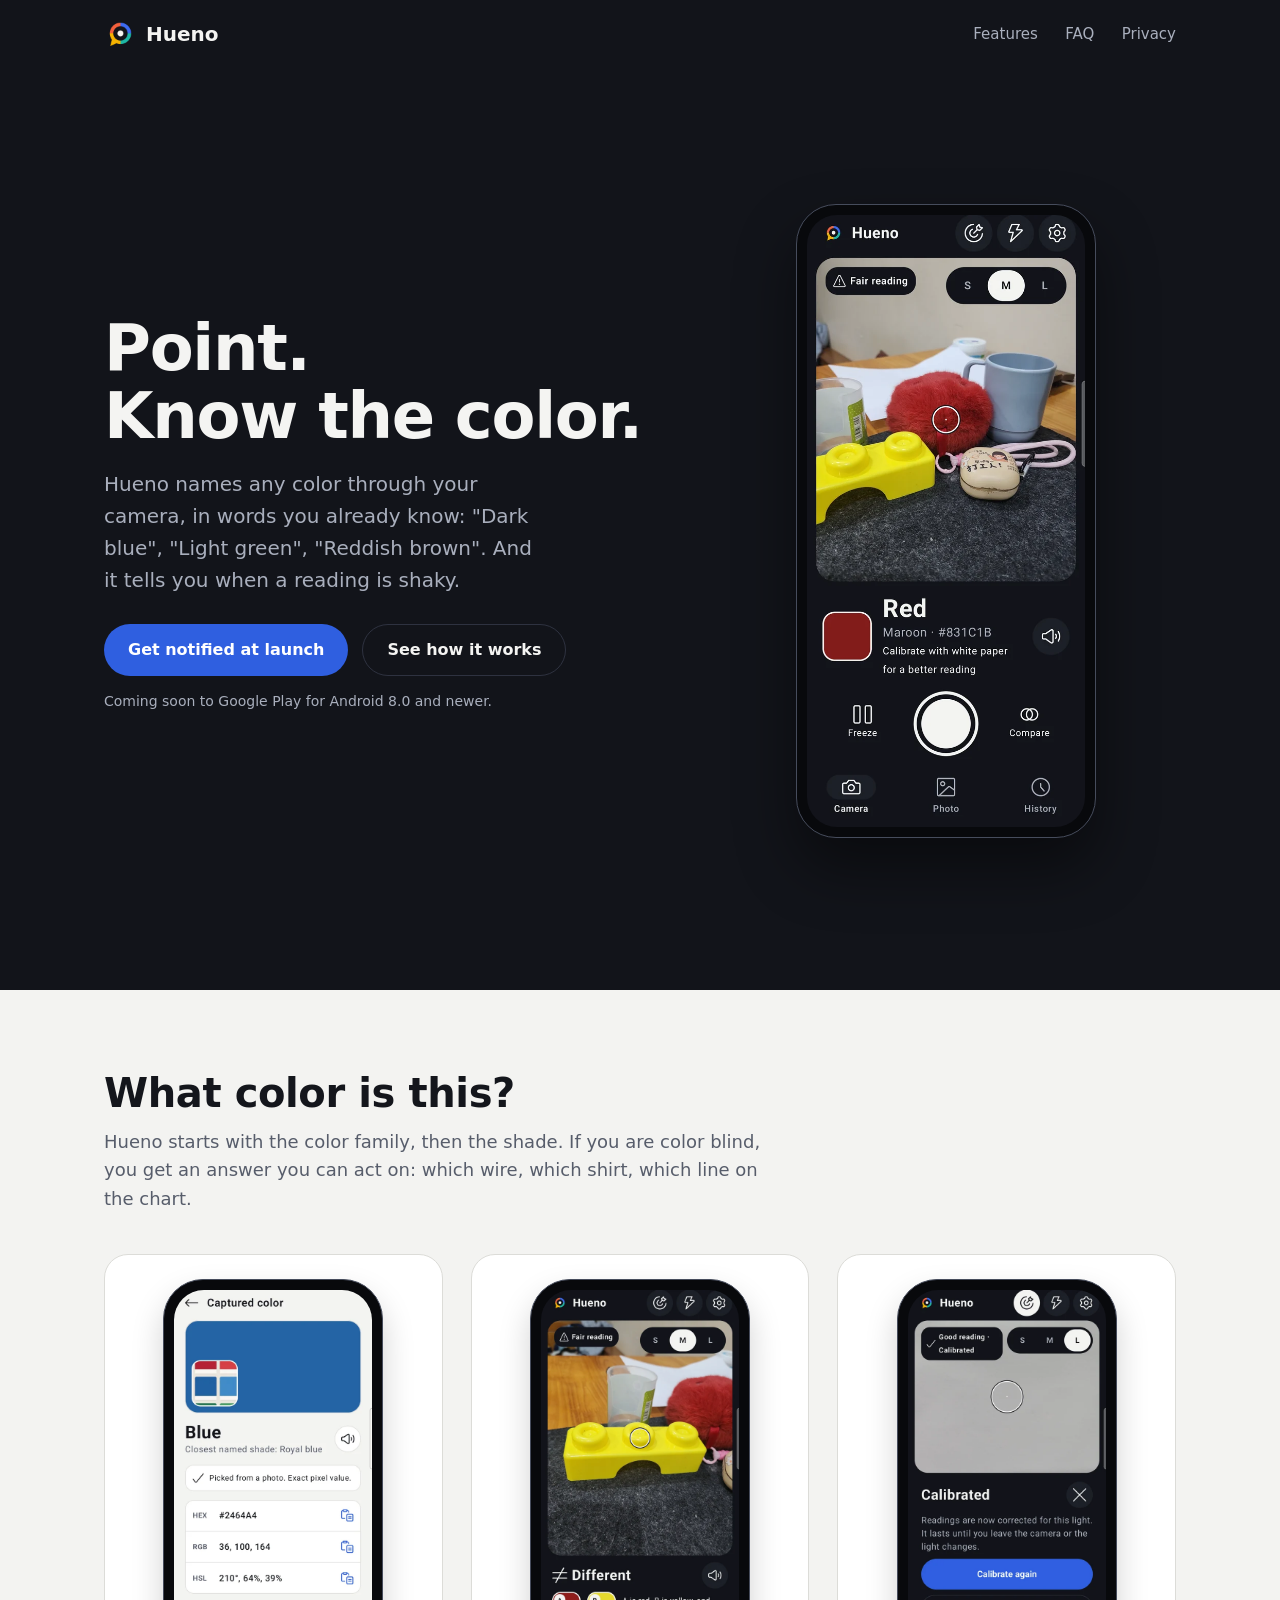
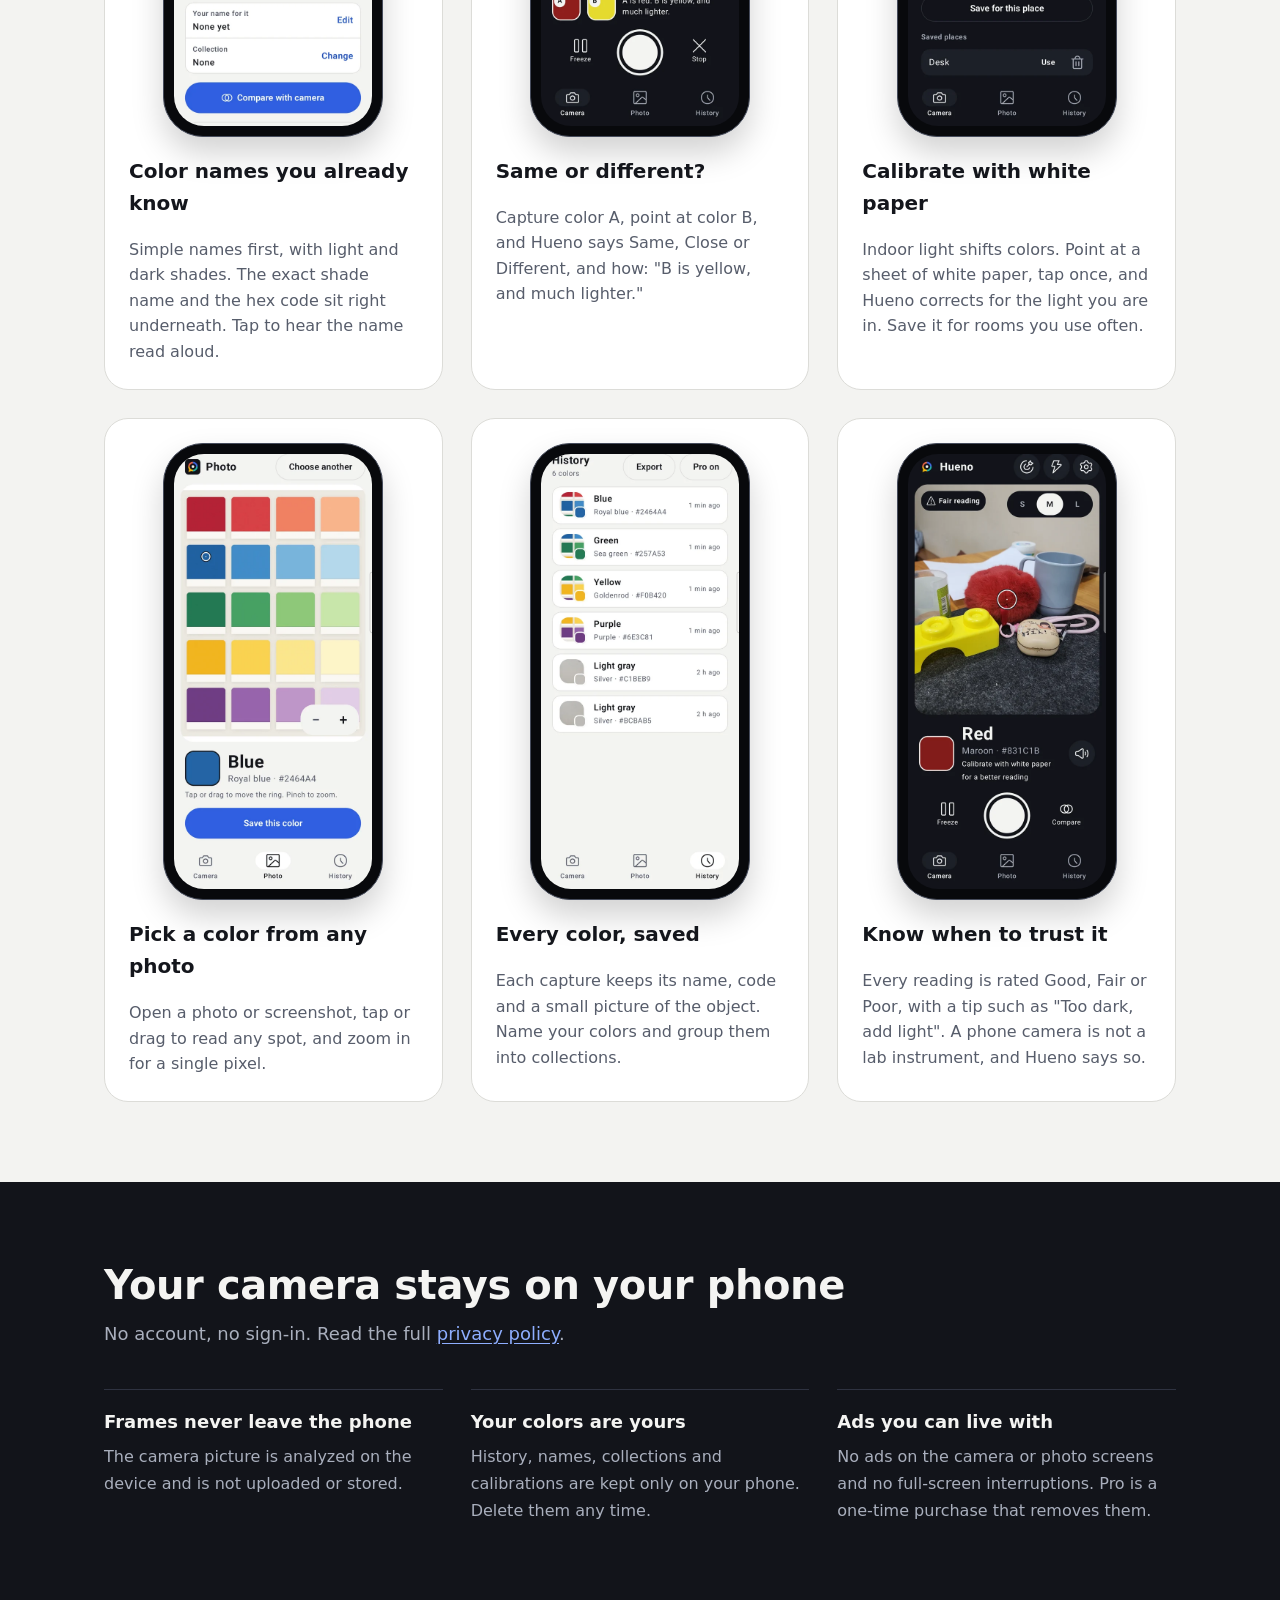
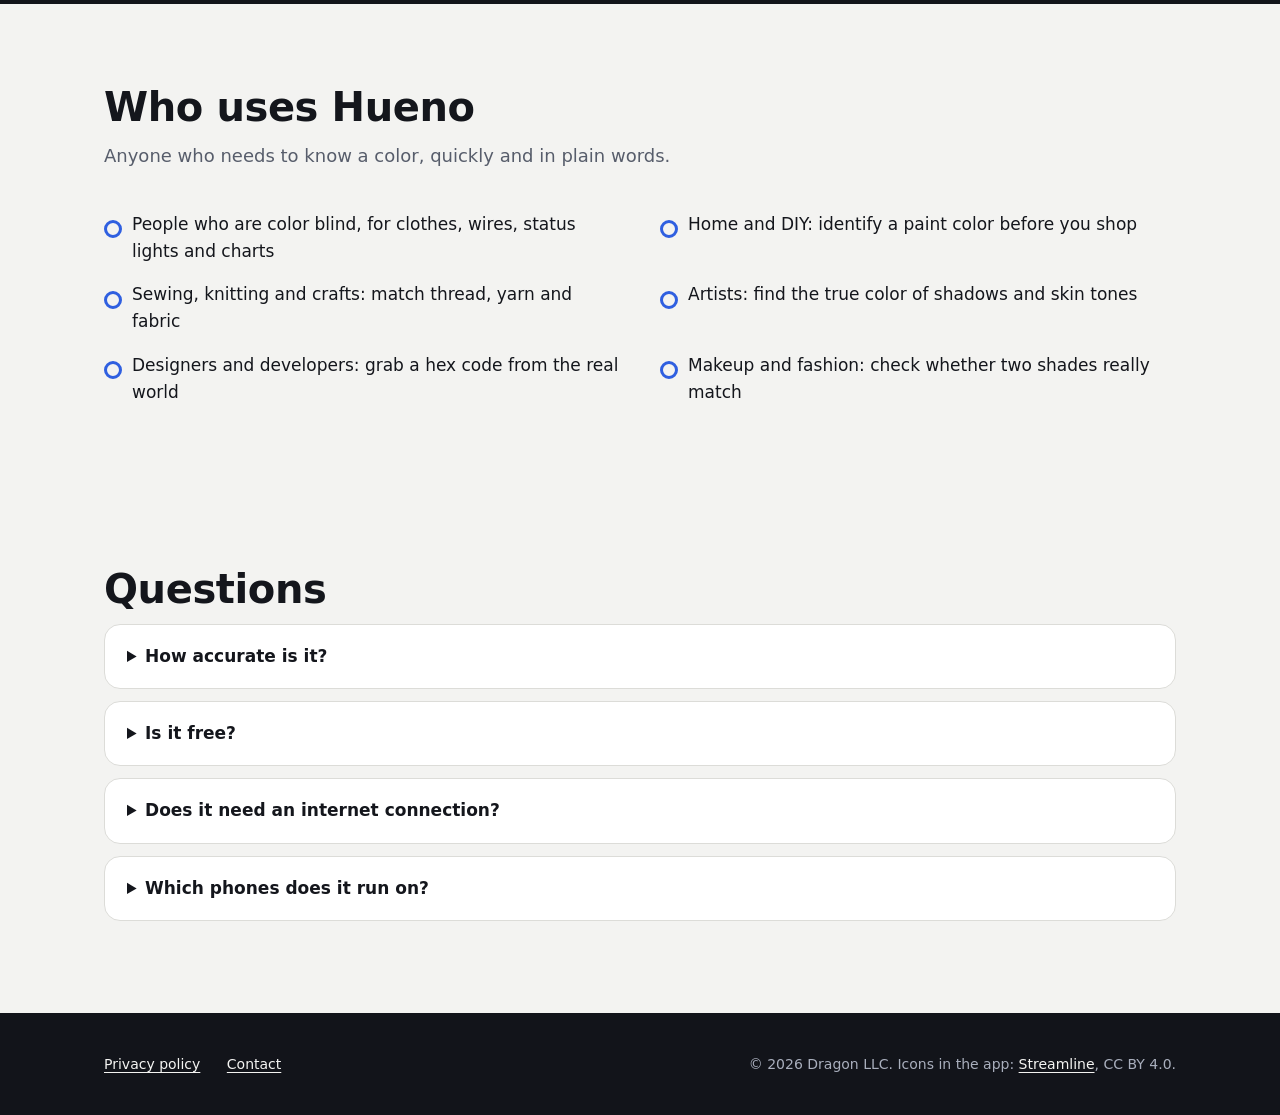
<file: index.html>
<!doctype html>
<html lang="en">
<head>
  <meta charset="utf-8">
  <meta name="viewport" content="width=device-width, initial-scale=1">
  <title>Hueno: Color Identifier &amp; Name for Android</title>
  <meta name="description" content="Point your phone at anything and Hueno tells you its color in plain words. Calibrate with white paper, compare two colors, pick colors from photos. Made for color blind people.">
  <link rel="icon" type="image/png" href="/favicon.png">
  <link rel="apple-touch-icon" href="/apple-touch-icon.png">
  <meta name="theme-color" content="#12141a">
  <meta property="og:type" content="website">
  <meta property="og:title" content="Hueno: Color Identifier &amp; Name">
  <meta property="og:description" content="Point. Know the color. Color names you already know.">
  <meta property="og:image" content="/assets/og-image.jpg">
  <meta name="twitter:card" content="summary_large_image">
  <link rel="stylesheet" href="/assets/site.css">
</head>
<body>
  <a class="skip" href="#main">Skip to content</a>

  <header class="site-header">
    <div class="wrap">
      <a class="brand" href="/" aria-label="Hueno home">
        <img src="/assets/icon-192.png" alt="" width="32" height="32">Hueno
      </a>
      <nav aria-label="Main">
        <a href="#features">Features</a>
        <a href="#faq">FAQ</a>
        <a href="/privacy">Privacy</a>
      </nav>
    </div>
  </header>

  <main id="main">
    <section class="hero" aria-labelledby="hero-title">
      <div class="wrap">
        <div>
          <h1 id="hero-title">Point.<br>Know the color.</h1>
          <p class="lead">Hueno names any color through your camera, in words you already know: "Dark blue", "Light green", "Reddish brown". And it tells you when a reading is shaky.</p>
          <div class="cta">
            <a class="btn btn-primary" href="mailto:dragonkart.dev@gmail.com?subject=Hueno%20launch">Get notified at launch</a>
            <a class="btn btn-ghost" href="#features">See how it works</a>
          </div>
          <p class="note">Coming soon to Google Play for Android 8.0 and newer.</p>
        </div>
        <div class="hero-shot">
          <div class="phone">
            <img src="/assets/screen-camera.webp" width="540" height="1188"
                 alt="Hueno camera screen: the ring is on a red pom-pom and the app reads Red, Maroon, with the hex code.">
          </div>
        </div>
      </div>
    </section>

    <section id="features" aria-labelledby="features-title">
      <div class="wrap">
        <h2 class="section-title" id="features-title">What color is this?</h2>
        <p class="section-lead">Hueno starts with the color family, then the shade. If you are color blind, you get an answer you can act on: which wire, which shirt, which line on the chart.</p>
        <div class="features">
          <article class="feature">
            <div class="phone"><img src="/assets/screen-result.webp" width="540" height="1188" loading="lazy"
              alt="A captured color: Blue, closest named shade Royal blue, with hex, RGB and HSL values."></div>
            <h3>Color names you already know</h3>
            <p>Simple names first, with light and dark shades. The exact shade name and the hex code sit right underneath. Tap to hear the name read aloud.</p>
          </article>
          <article class="feature">
            <div class="phone"><img src="/assets/screen-compare.webp" width="540" height="1188" loading="lazy"
              alt="Comparing two colors: A is red, B is yellow. The verdict is Different."></div>
            <h3>Same or different?</h3>
            <p>Capture color A, point at color B, and Hueno says Same, Close or Different, and how: "B is yellow, and much lighter."</p>
          </article>
          <article class="feature">
            <div class="phone"><img src="/assets/screen-calibrate.webp" width="540" height="1188" loading="lazy"
              alt="Calibration panel after pointing at white paper: Calibrated, Good reading."></div>
            <h3>Calibrate with white paper</h3>
            <p>Indoor light shifts colors. Point at a sheet of white paper, tap once, and Hueno corrects for the light you are in. Save it for rooms you use often.</p>
          </article>
          <article class="feature">
            <div class="phone"><img src="/assets/screen-photo.webp" width="540" height="1188" loading="lazy"
              alt="Picking a color from a photo of paint chips: Blue, Royal blue."></div>
            <h3>Pick a color from any photo</h3>
            <p>Open a photo or screenshot, tap or drag to read any spot, and zoom in for a single pixel.</p>
          </article>
          <article class="feature">
            <div class="phone"><img src="/assets/screen-history.webp" width="540" height="1188" loading="lazy"
              alt="History list of saved colors, each with a small picture of the object."></div>
            <h3>Every color, saved</h3>
            <p>Each capture keeps its name, code and a small picture of the object. Name your colors and group them into collections.</p>
          </article>
          <article class="feature">
            <div class="phone"><img src="/assets/screen-camera.webp" width="540" height="1188" loading="lazy"
              alt="Camera screen with the confidence label Fair reading in the corner."></div>
            <h3>Know when to trust it</h3>
            <p>Every reading is rated Good, Fair or Poor, with a tip such as "Too dark, add light". A phone camera is not a lab instrument, and Hueno says so.</p>
          </article>
        </div>
      </div>
    </section>

    <section class="band" aria-labelledby="private-title">
      <div class="wrap">
        <h2 class="section-title" id="private-title">Your camera stays on your phone</h2>
        <p class="section-lead">No account, no sign-in. Read the full <a href="/privacy">privacy policy</a>.</p>
        <ul class="points">
          <li><strong>Frames never leave the phone</strong><span>The camera picture is analyzed on the device and is not uploaded or stored.</span></li>
          <li><strong>Your colors are yours</strong><span>History, names, collections and calibrations are kept only on your phone. Delete them any time.</span></li>
          <li><strong>Ads you can live with</strong><span>No ads on the camera or photo screens and no full-screen interruptions. Pro is a one-time purchase that removes them.</span></li>
        </ul>
      </div>
    </section>

    <section aria-labelledby="who-title">
      <div class="wrap">
        <h2 class="section-title" id="who-title">Who uses Hueno</h2>
        <p class="section-lead">Anyone who needs to know a color, quickly and in plain words.</p>
        <ul class="who">
          <li>People who are color blind, for clothes, wires, status lights and charts</li>
          <li>Home and DIY: identify a paint color before you shop</li>
          <li>Sewing, knitting and crafts: match thread, yarn and fabric</li>
          <li>Artists: find the true color of shadows and skin tones</li>
          <li>Designers and developers: grab a hex code from the real world</li>
          <li>Makeup and fashion: check whether two shades really match</li>
        </ul>
      </div>
    </section>

    <section id="faq" class="faq" aria-labelledby="faq-title">
      <div class="wrap">
        <h2 class="section-title" id="faq-title">Questions</h2>
        <details>
          <summary>How accurate is it?</summary>
          <p>Readings depend on your camera and the light. For the most reliable result use daylight or bright white light, and calibrate with white paper first. Hueno shows a confidence rating with every reading. It is a reference tool, not a medical device or a certified color measurement instrument.</p>
        </details>
        <details>
          <summary>Is it free?</summary>
          <p>Yes. Everything you need to identify colors is free. Hueno Pro is a one-time purchase, with no subscription, that removes ads and the free limits (comparisons per day, history size, saved calibrations, CSV export). You can also watch one short video to use Pro for 6 hours.</p>
        </details>
        <details>
          <summary>Does it need an internet connection?</summary>
          <p>No. Identifying colors works offline. The internet is only used for ads and for buying Pro through Google Play.</p>
        </details>
        <details>
          <summary>Which phones does it run on?</summary>
          <p>Android 8.0 or newer with a rear camera. The app is in English.</p>
        </details>
      </div>
    </section>
  </main>

  <footer class="site-footer">
    <div class="wrap">
      <nav aria-label="Legal">
        <a href="/privacy">Privacy policy</a>
        <a href="mailto:dragonkart.dev@gmail.com">Contact</a>
      </nav>
      <p style="margin:0">© 2026 Dragon LLC. Icons in the app: <a href="https://streamlinehq.com">Streamline</a>, CC BY 4.0.</p>
    </div>
  </footer>
</body>
</html>
</file>
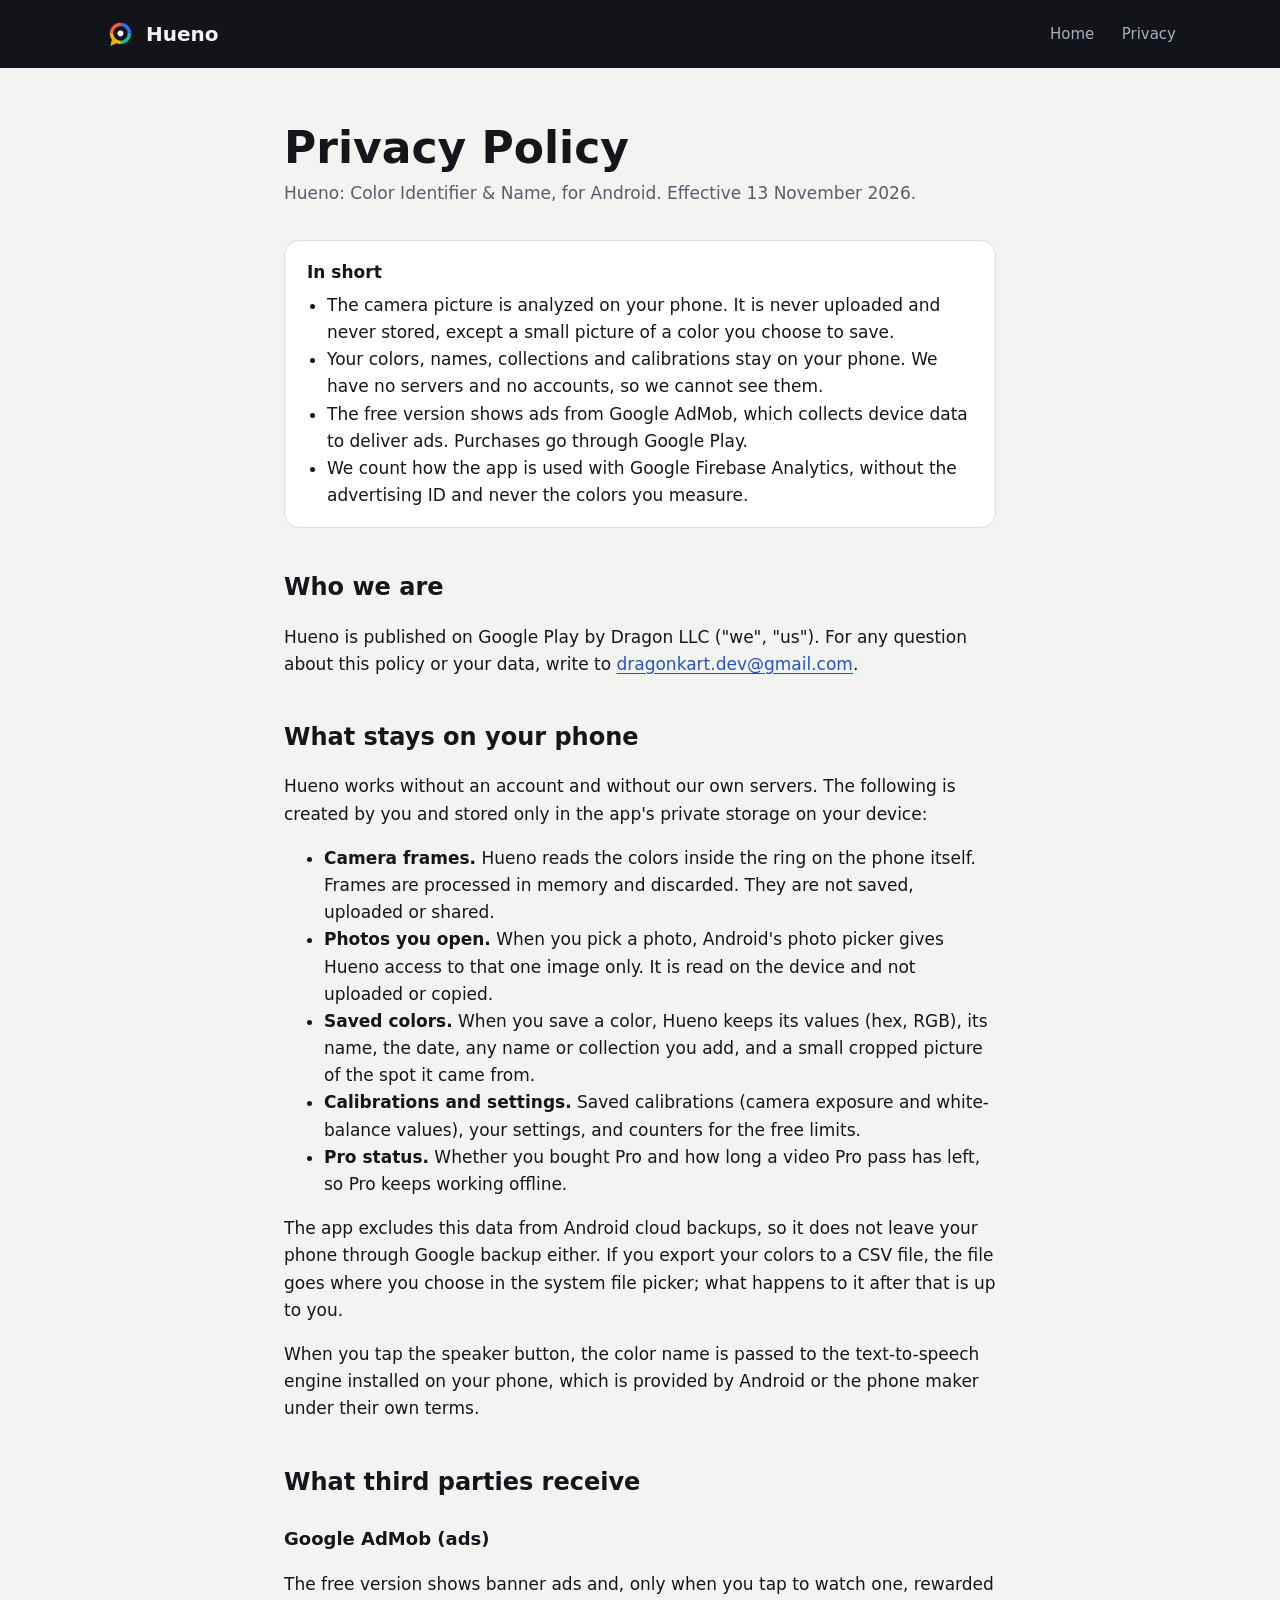
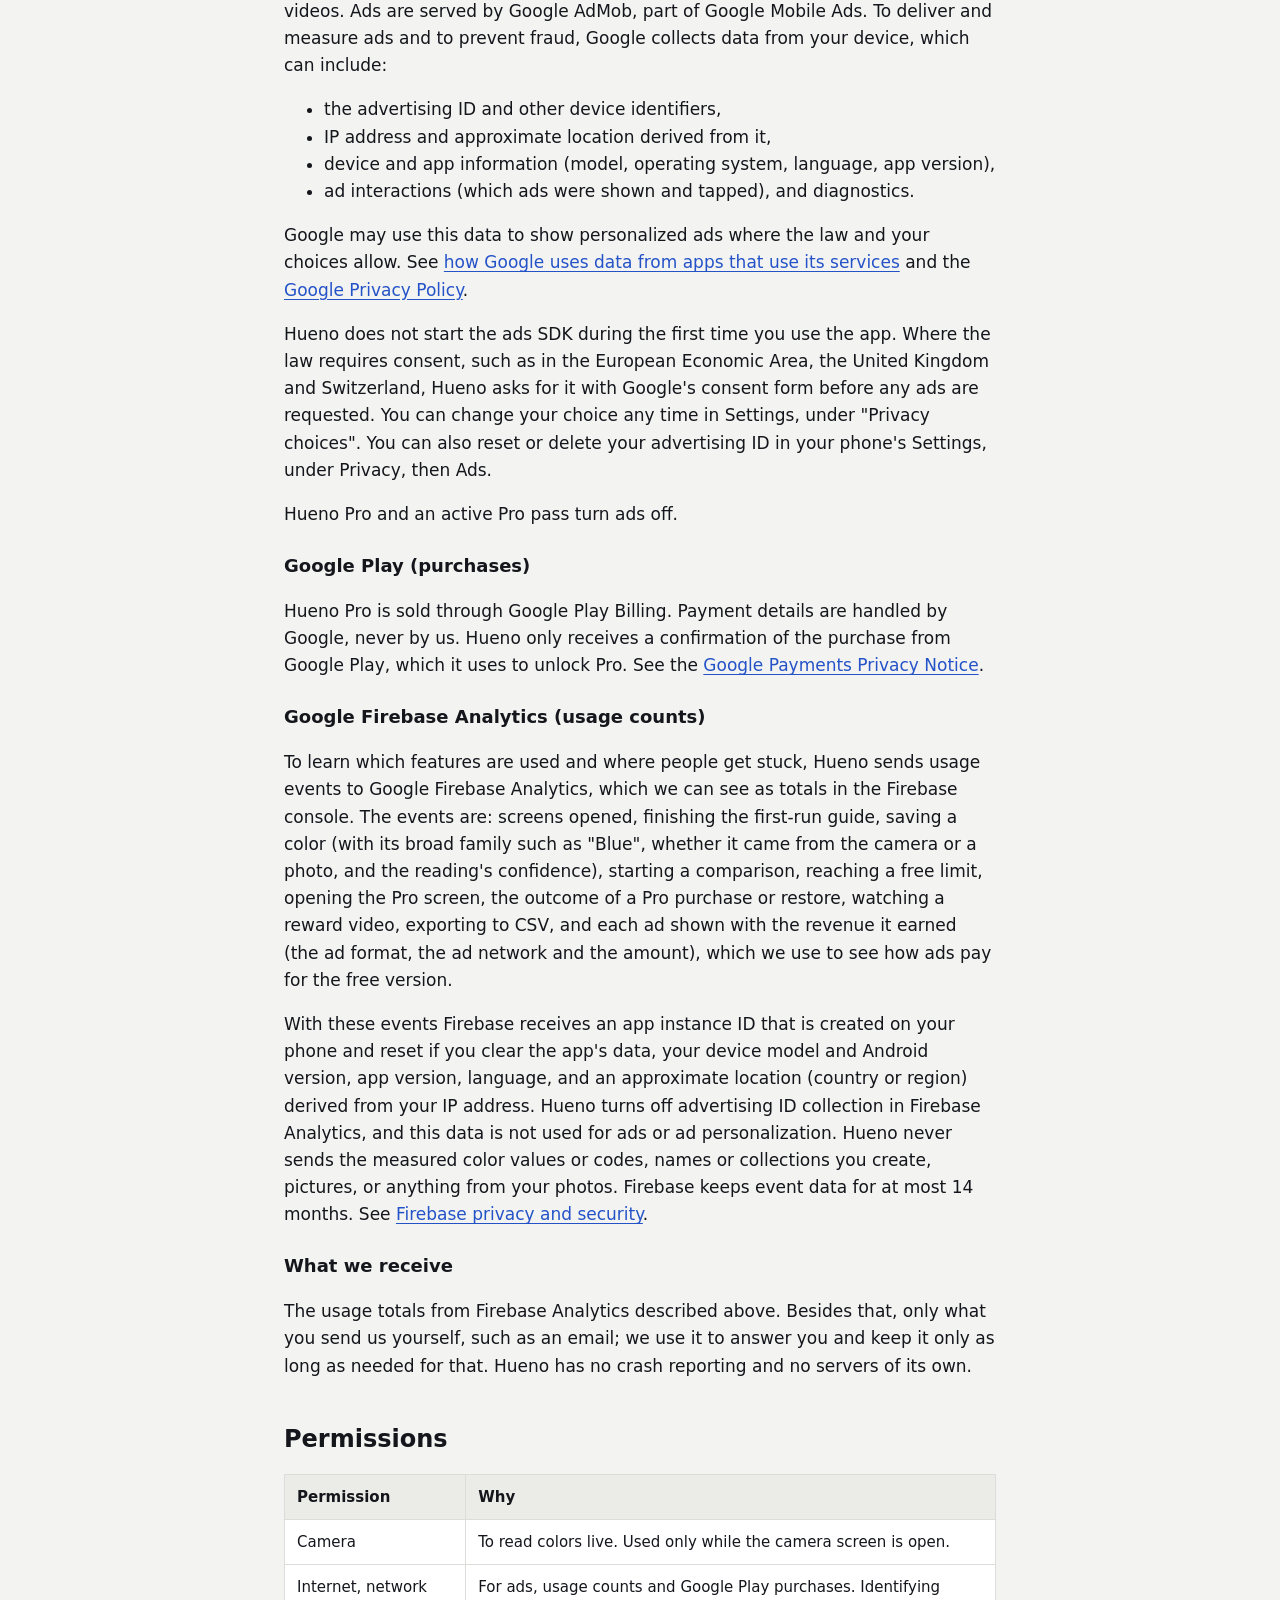
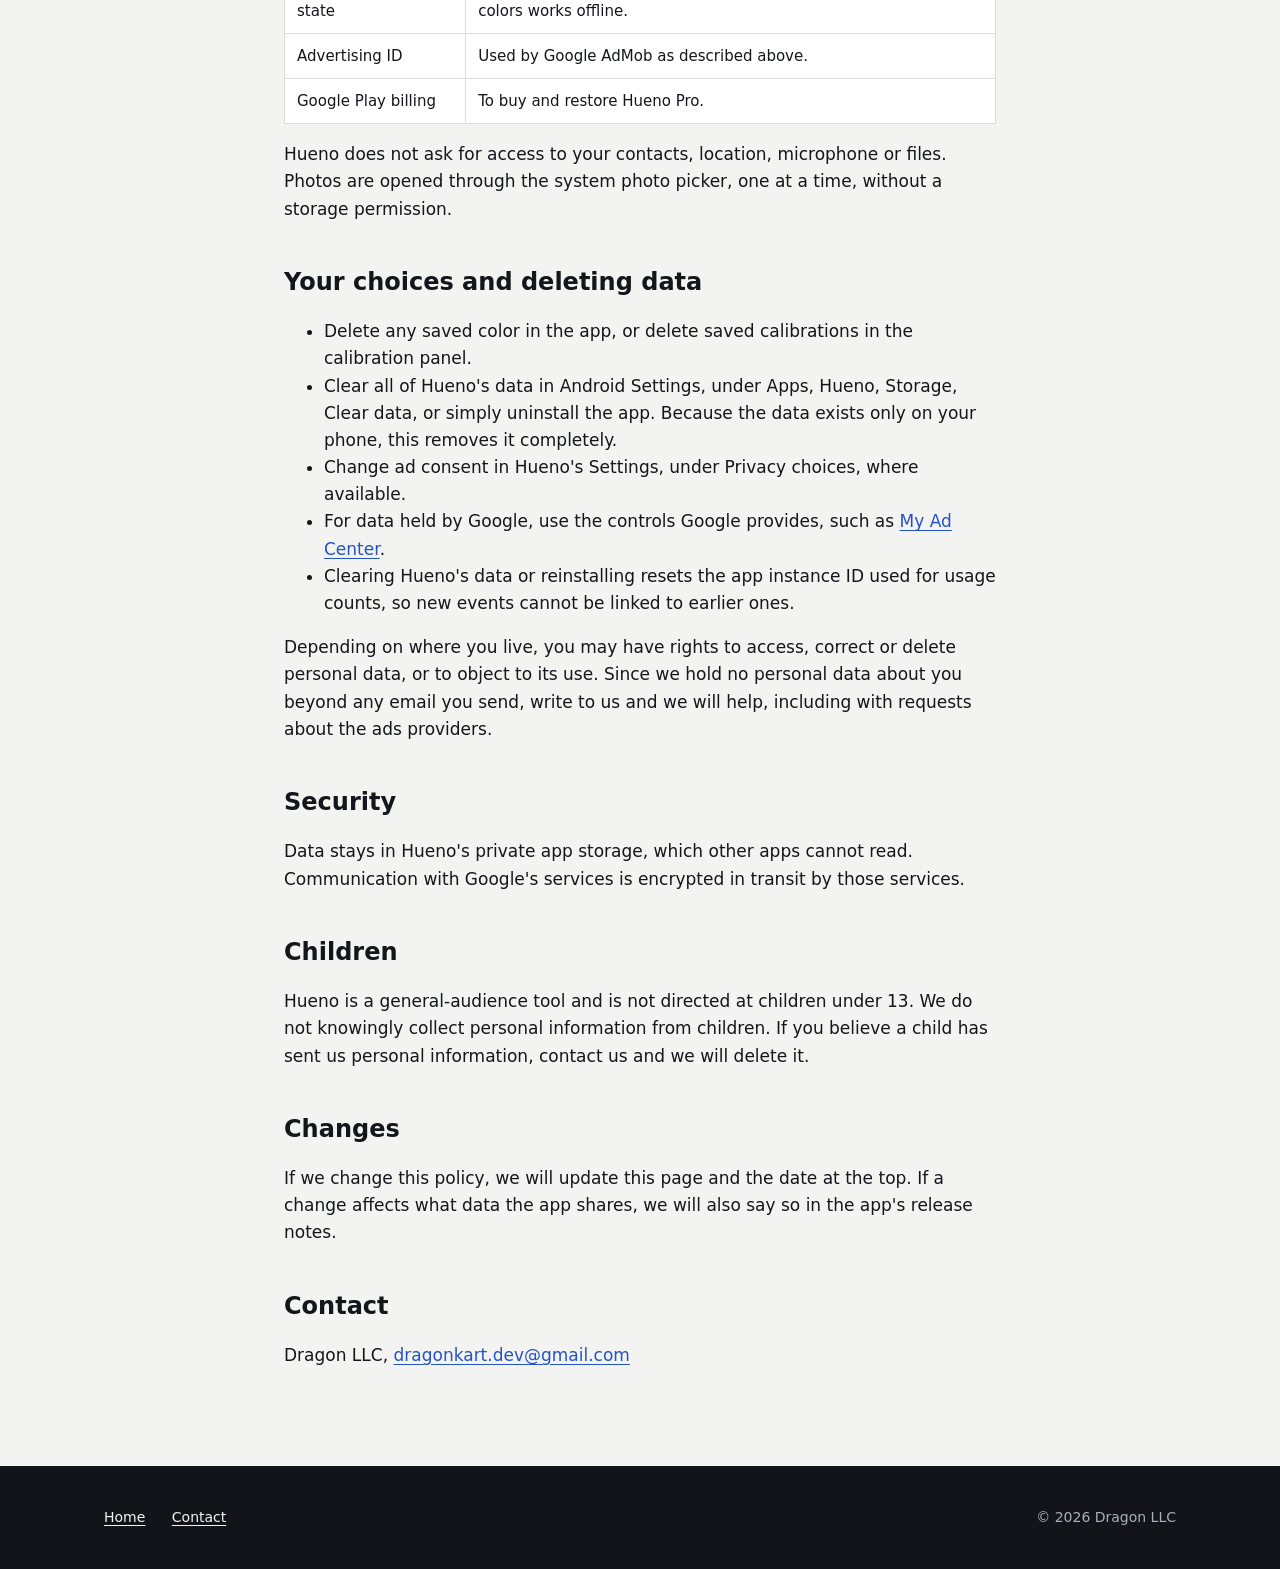
<file: privacy.html>
<!doctype html>
<html lang="en">
<head>
  <meta charset="utf-8">
  <meta name="viewport" content="width=device-width, initial-scale=1">
  <title>Privacy Policy · Hueno</title>
  <meta name="description" content="How Hueno: Color Identifier & Name handles your data.">
  <link rel="icon" type="image/png" href="/favicon.png">
  <meta name="theme-color" content="#12141a">
  <link rel="stylesheet" href="/assets/site.css">
</head>
<body>
  <a class="skip" href="#main">Skip to content</a>

  <header class="site-header">
    <div class="wrap">
      <a class="brand" href="/" aria-label="Hueno home">
        <img src="/assets/icon-192.png" alt="" width="32" height="32">Hueno
      </a>
      <nav aria-label="Main">
        <a href="/">Home</a>
        <a href="/privacy" aria-current="page">Privacy</a>
      </nav>
    </div>
  </header>

  <main id="main" class="doc">
    <div class="wrap">
      <h1>Privacy Policy</h1>
      <p class="meta">Hueno: Color Identifier &amp; Name, for Android. Effective 13 November 2026.</p>

      <div class="summary">
        <strong>In short</strong>
        <ul>
          <li>The camera picture is analyzed on your phone. It is never uploaded and never stored, except a small picture of a color you choose to save.</li>
          <li>Your colors, names, collections and calibrations stay on your phone. We have no servers and no accounts, so we cannot see them.</li>
          <li>The free version shows ads from Google AdMob, which collects device data to deliver ads. Purchases go through Google Play.</li>
          <li>We count how the app is used with Google Firebase Analytics, without the advertising ID and never the colors you measure.</li>
        </ul>
      </div>

      <h2>Who we are</h2>
      <p>Hueno is published on Google Play by Dragon LLC ("we", "us"). For any question about this policy or your data, write to <a href="mailto:dragonkart.dev@gmail.com">dragonkart.dev@gmail.com</a>.</p>

      <h2>What stays on your phone</h2>
      <p>Hueno works without an account and without our own servers. The following is created by you and stored only in the app's private storage on your device:</p>
      <ul>
        <li><strong>Camera frames.</strong> Hueno reads the colors inside the ring on the phone itself. Frames are processed in memory and discarded. They are not saved, uploaded or shared.</li>
        <li><strong>Photos you open.</strong> When you pick a photo, Android's photo picker gives Hueno access to that one image only. It is read on the device and not uploaded or copied.</li>
        <li><strong>Saved colors.</strong> When you save a color, Hueno keeps its values (hex, RGB), its name, the date, any name or collection you add, and a small cropped picture of the spot it came from.</li>
        <li><strong>Calibrations and settings.</strong> Saved calibrations (camera exposure and white-balance values), your settings, and counters for the free limits.</li>
        <li><strong>Pro status.</strong> Whether you bought Pro and how long a video Pro pass has left, so Pro keeps working offline.</li>
      </ul>
      <p>The app excludes this data from Android cloud backups, so it does not leave your phone through Google backup either. If you export your colors to a CSV file, the file goes where you choose in the system file picker; what happens to it after that is up to you.</p>
      <p>When you tap the speaker button, the color name is passed to the text-to-speech engine installed on your phone, which is provided by Android or the phone maker under their own terms.</p>

      <h2>What third parties receive</h2>

      <h3>Google AdMob (ads)</h3>
      <p>The free version shows banner ads and, only when you tap to watch one, rewarded videos. Ads are served by Google AdMob, part of Google Mobile Ads. To deliver and measure ads and to prevent fraud, Google collects data from your device, which can include:</p>
      <ul>
        <li>the advertising ID and other device identifiers,</li>
        <li>IP address and approximate location derived from it,</li>
        <li>device and app information (model, operating system, language, app version),</li>
        <li>ad interactions (which ads were shown and tapped), and diagnostics.</li>
      </ul>
      <p>Google may use this data to show personalized ads where the law and your choices allow. See <a href="https://policies.google.com/technologies/partner-sites">how Google uses data from apps that use its services</a> and the <a href="https://policies.google.com/privacy">Google Privacy Policy</a>.</p>
      <p>Hueno does not start the ads SDK during the first time you use the app. Where the law requires consent, such as in the European Economic Area, the United Kingdom and Switzerland, Hueno asks for it with Google's consent form before any ads are requested. You can change your choice any time in Settings, under "Privacy choices". You can also reset or delete your advertising ID in your phone's Settings, under Privacy, then Ads.</p>
      <p>Hueno Pro and an active Pro pass turn ads off.</p>

      <h3>Google Play (purchases)</h3>
      <p>Hueno Pro is sold through Google Play Billing. Payment details are handled by Google, never by us. Hueno only receives a confirmation of the purchase from Google Play, which it uses to unlock Pro. See the <a href="https://payments.google.com/payments/apis-secure/u/0/get_legal_document?ldo=0&amp;ldt=privacynotice">Google Payments Privacy Notice</a>.</p>

      <h3>Google Firebase Analytics (usage counts)</h3>
      <p>To learn which features are used and where people get stuck, Hueno sends usage events to Google Firebase Analytics, which we can see as totals in the Firebase console. The events are: screens opened, finishing the first-run guide, saving a color (with its broad family such as "Blue", whether it came from the camera or a photo, and the reading's confidence), starting a comparison, reaching a free limit, opening the Pro screen, the outcome of a Pro purchase or restore, watching a reward video, exporting to CSV, and each ad shown with the revenue it earned (the ad format, the ad network and the amount), which we use to see how ads pay for the free version.</p>
      <p>With these events Firebase receives an app instance ID that is created on your phone and reset if you clear the app's data, your device model and Android version, app version, language, and an approximate location (country or region) derived from your IP address. Hueno turns off advertising ID collection in Firebase Analytics, and this data is not used for ads or ad personalization. Hueno never sends the measured color values or codes, names or collections you create, pictures, or anything from your photos. Firebase keeps event data for at most 14 months. See <a href="https://firebase.google.com/support/privacy">Firebase privacy and security</a>.</p>

      <h3>What we receive</h3>
      <p>The usage totals from Firebase Analytics described above. Besides that, only what you send us yourself, such as an email; we use it to answer you and keep it only as long as needed for that. Hueno has no crash reporting and no servers of its own.</p>

      <h2>Permissions</h2>
      <table>
        <thead><tr><th scope="col">Permission</th><th scope="col">Why</th></tr></thead>
        <tbody>
          <tr><td>Camera</td><td>To read colors live. Used only while the camera screen is open.</td></tr>
          <tr><td>Internet, network state</td><td>For ads, usage counts and Google Play purchases. Identifying colors works offline.</td></tr>
          <tr><td>Advertising ID</td><td>Used by Google AdMob as described above.</td></tr>
          <tr><td>Google Play billing</td><td>To buy and restore Hueno Pro.</td></tr>
        </tbody>
      </table>
      <p>Hueno does not ask for access to your contacts, location, microphone or files. Photos are opened through the system photo picker, one at a time, without a storage permission.</p>

      <h2>Your choices and deleting data</h2>
      <ul>
        <li>Delete any saved color in the app, or delete saved calibrations in the calibration panel.</li>
        <li>Clear all of Hueno's data in Android Settings, under Apps, Hueno, Storage, Clear data, or simply uninstall the app. Because the data exists only on your phone, this removes it completely.</li>
        <li>Change ad consent in Hueno's Settings, under Privacy choices, where available.</li>
        <li>For data held by Google, use the controls Google provides, such as <a href="https://myadcenter.google.com/">My Ad Center</a>.</li>
        <li>Clearing Hueno's data or reinstalling resets the app instance ID used for usage counts, so new events cannot be linked to earlier ones.</li>
      </ul>
      <p>Depending on where you live, you may have rights to access, correct or delete personal data, or to object to its use. Since we hold no personal data about you beyond any email you send, write to us and we will help, including with requests about the ads providers.</p>

      <h2>Security</h2>
      <p>Data stays in Hueno's private app storage, which other apps cannot read. Communication with Google's services is encrypted in transit by those services.</p>

      <h2>Children</h2>
      <p>Hueno is a general-audience tool and is not directed at children under 13. We do not knowingly collect personal information from children. If you believe a child has sent us personal information, contact us and we will delete it.</p>

      <h2>Changes</h2>
      <p>If we change this policy, we will update this page and the date at the top. If a change affects what data the app shares, we will also say so in the app's release notes.</p>

      <h2>Contact</h2>
      <p>Dragon LLC, <a href="mailto:dragonkart.dev@gmail.com">dragonkart.dev@gmail.com</a></p>
    </div>
  </main>

  <footer class="site-footer">
    <div class="wrap">
      <nav aria-label="Legal">
        <a href="/">Home</a>
        <a href="mailto:dragonkart.dev@gmail.com">Contact</a>
      </nav>
      <p style="margin:0">© 2026 Dragon LLC</p>
    </div>
  </footer>
</body>
</html>
</file>
<file: assets/site.css>
/* Hueno website. Same palette as the app: neutral ink and paper, one blue for actions,
   so the colors of the screenshots are the only strong colors on the page. */
:root {
  --ink: #12141a;
  --ink-raised: #1c1f27;
  --ink-line: #2e3240;
  --on-ink: #f4f4f2;
  --on-ink-muted: #a9afbd;
  --paper: #f3f3f1;
  --card: #ffffff;
  --paper-line: #dcdcd8;
  --on-paper: #14161c;
  --on-paper-muted: #575d6b;
  --action: #2f5fe0;
  --link: #2453c8;
  --link-on-ink: #8eaeff;
  --radius: 24px;
  --max: 1120px;
  color-scheme: light;
}

* { box-sizing: border-box; }
html { -webkit-text-size-adjust: 100%; }
body {
  margin: 0;
  font-family: system-ui, -apple-system, "Segoe UI", Roboto, "Helvetica Neue", Arial, sans-serif;
  font-size: 17px;
  line-height: 1.6;
  color: var(--on-paper);
  background: var(--paper);
}
img { max-width: 100%; height: auto; display: block; }
a { color: var(--link); text-underline-offset: 3px; }
a:focus-visible, button:focus-visible { outline: 3px solid var(--action); outline-offset: 3px; border-radius: 6px; }
.wrap { max-width: var(--max); margin: 0 auto; padding: 0 24px; }
.skip { position: absolute; left: -999px; top: 8px; background: var(--card); padding: 8px 14px; border-radius: 8px; }
.skip:focus { left: 8px; z-index: 10; }

/* Header */
.site-header { background: var(--ink); color: var(--on-ink); }
.site-header .wrap { display: flex; align-items: center; justify-content: space-between; height: 68px; }
.brand { display: flex; align-items: center; gap: 10px; color: var(--on-ink); text-decoration: none; font-weight: 700; font-size: 20px; }
.brand img { width: 32px; height: 32px; border-radius: 8px; }
.site-header nav a { color: var(--on-ink-muted); text-decoration: none; margin-left: 22px; font-size: 15px; }
.site-header nav a:hover { color: var(--on-ink); }

/* Hero */
.hero { background: var(--ink); color: var(--on-ink); overflow: hidden; }
.hero .wrap { display: grid; grid-template-columns: 1.1fr 0.9fr; gap: 48px; align-items: center; padding-top: 56px; padding-bottom: 72px; }
.hero h1 { font-size: clamp(40px, 6vw, 64px); line-height: 1.05; margin: 0 0 18px; letter-spacing: -0.02em; }
.hero p.lead { font-size: 20px; color: var(--on-ink-muted); margin: 0 0 28px; max-width: 34ch; }
.cta { display: flex; flex-wrap: wrap; gap: 14px; align-items: center; }
.btn {
  display: inline-flex; align-items: center; gap: 10px; min-height: 52px; padding: 0 24px;
  border-radius: 999px; font-weight: 600; font-size: 16px; text-decoration: none;
}
.btn-primary { background: var(--action); color: #fff; }
.btn-ghost { color: var(--on-ink); border: 1px solid var(--ink-line); }
.note { font-size: 14px; color: var(--on-ink-muted); margin-top: 14px; }
.hero-shot { justify-self: center; }

/* Phone frame around real screenshots */
.phone {
  width: 100%; max-width: 300px; border-radius: 40px; padding: 10px;
  background: #08090c; border: 1px solid #464c5c;
  box-shadow: 0 30px 60px rgba(0, 0, 0, 0.45);
}
.phone img { border-radius: 30px; width: 100%; }

/* Sections */
section { padding: 80px 0; }
.section-title { font-size: clamp(28px, 4vw, 40px); line-height: 1.15; margin: 0 0 12px; letter-spacing: -0.01em; }
.section-lead { color: var(--on-paper-muted); margin: 0 0 40px; max-width: 60ch; font-size: 18px; }

.features { display: grid; grid-template-columns: repeat(3, 1fr); gap: 28px; }
.feature { background: var(--card); border: 1px solid var(--paper-line); border-radius: var(--radius); padding: 24px; display: flex; flex-direction: column; gap: 18px; }
.feature h3 { margin: 0; font-size: 20px; }
.feature p { margin: 0; color: var(--on-paper-muted); font-size: 16px; }
.feature .phone { max-width: 220px; margin: 0 auto; box-shadow: 0 16px 32px rgba(0, 0, 0, 0.18); }

.band { background: var(--ink); color: var(--on-ink); }
.band .section-lead { color: var(--on-ink-muted); }
.band a { color: var(--link-on-ink); }
.points { display: grid; grid-template-columns: repeat(3, 1fr); gap: 28px; list-style: none; padding: 0; margin: 0; }
.points li { border-top: 1px solid var(--ink-line); padding-top: 18px; }
.points strong { display: block; font-size: 18px; margin-bottom: 6px; }
.points span { color: var(--on-ink-muted); font-size: 16px; }

.who { display: grid; grid-template-columns: repeat(2, 1fr); gap: 16px 40px; list-style: none; padding: 0; margin: 0; }
.who li { padding-left: 28px; position: relative; }
.who li::before { content: ""; position: absolute; left: 0; top: 0.55em; width: 12px; height: 12px; border-radius: 50%; border: 3px solid var(--action); }

.faq details { background: var(--card); border: 1px solid var(--paper-line); border-radius: 16px; padding: 18px 22px; margin-bottom: 12px; }
.faq summary { cursor: pointer; font-weight: 600; }
.faq details p { margin: 12px 0 0; color: var(--on-paper-muted); }

/* Footer */
.site-footer { background: var(--ink); color: var(--on-ink-muted); font-size: 14px; padding: 40px 0; }
.site-footer .wrap { display: flex; flex-wrap: wrap; gap: 16px 32px; justify-content: space-between; }
.site-footer a { color: var(--on-ink); }
.site-footer nav a { margin-right: 22px; }

/* Policy pages */
.doc { padding: 56px 0 80px; }
.doc .wrap { max-width: 760px; }
.doc h1 { font-size: clamp(32px, 5vw, 44px); line-height: 1.1; margin: 0 0 8px; }
.doc .meta { color: var(--on-paper-muted); margin: 0 0 32px; }
.doc h2 { font-size: 24px; margin: 40px 0 10px; }
.doc h3 { font-size: 18px; margin: 24px 0 6px; }
.doc table { width: 100%; border-collapse: collapse; margin: 16px 0; font-size: 15px; background: var(--card); }
.doc th, .doc td { text-align: left; vertical-align: top; padding: 10px 12px; border: 1px solid var(--paper-line); }
.doc th { background: #ebebe7; }
.summary { background: var(--card); border: 1px solid var(--paper-line); border-radius: 16px; padding: 18px 22px; }
.summary ul { margin: 6px 0 0; padding-left: 20px; }

@media (max-width: 860px) {
  .hero .wrap { grid-template-columns: 1fr; padding-top: 32px; }
  .hero-shot { order: 2; }
  .features, .points { grid-template-columns: 1fr; }
  .who { grid-template-columns: 1fr; }
  .site-header nav a { margin-left: 14px; }
  section { padding: 56px 0; }
}

@media (prefers-reduced-motion: no-preference) {
  html { scroll-behavior: smooth; }
}
</file>
